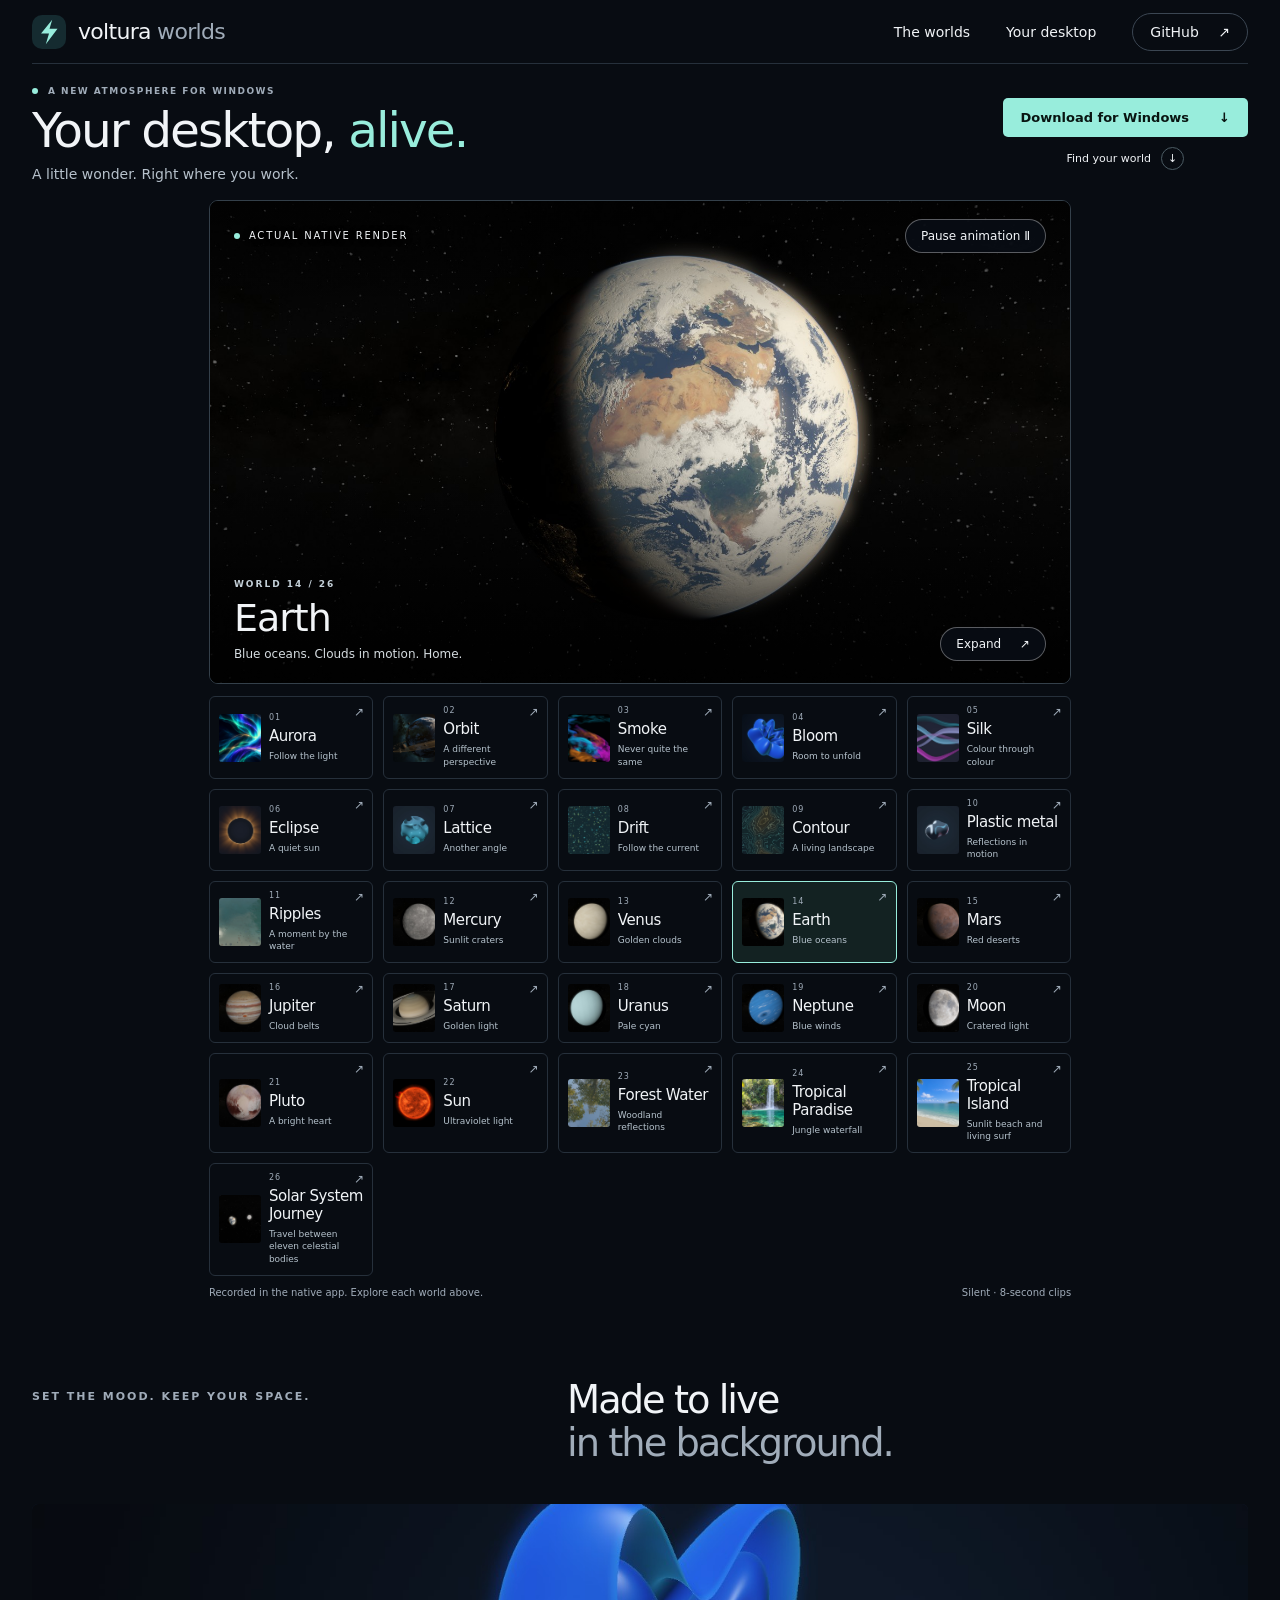
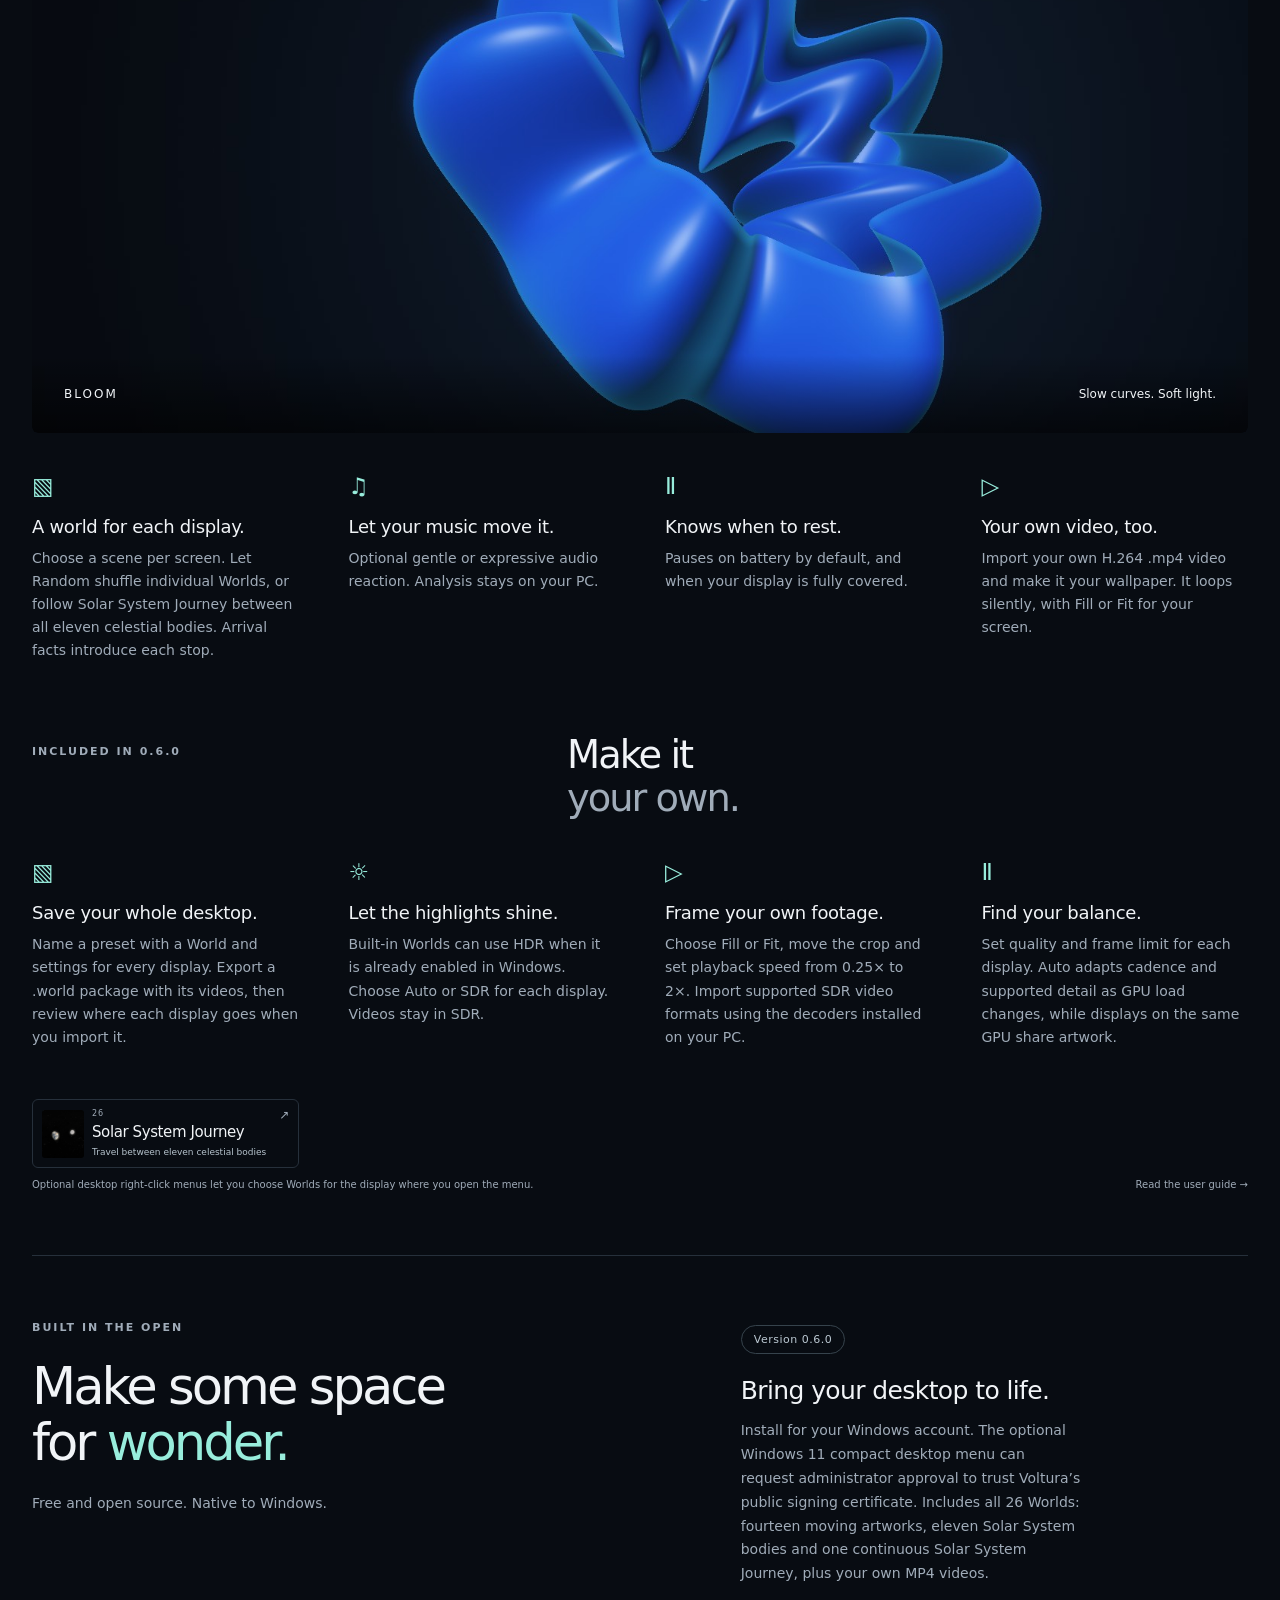
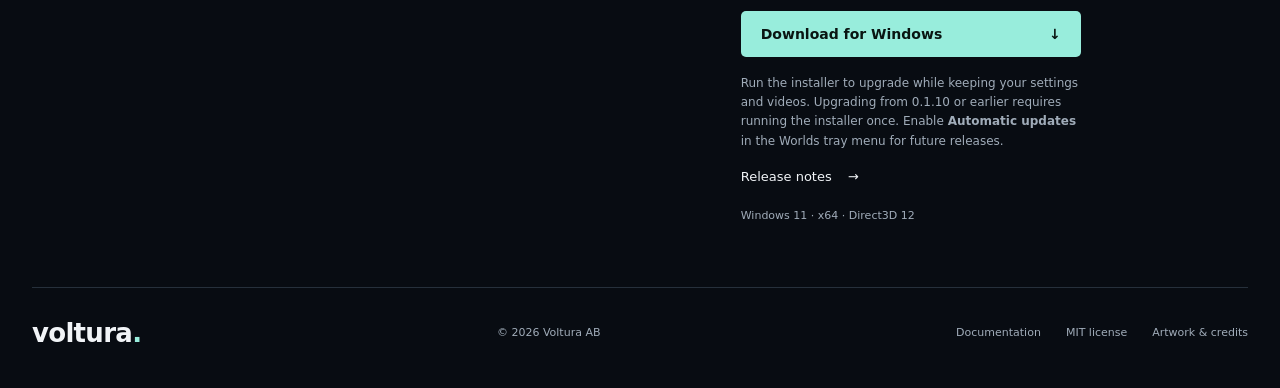
<file: index.html>
<!doctype html>
<html lang="en">
<head>
  <meta charset="utf-8">
  <meta name="viewport" content="width=device-width, initial-scale=1">
  <meta name="theme-color" content="#080c12">
  <meta name="description" content="Explore 26 native animated Worlds for Windows 11. Tour the Solar System, follow flowing light, or find a quiet moment by the water.">
  <meta property="og:title" content="Voltura Worlds — Your desktop, alive.">
  <meta property="og:description" content="26 Worlds. Endless atmosphere. Explore the Solar System, with a continuous journey between the planets, Moon, Pluto and Sun.">
  <meta property="og:type" content="website">
  <meta property="og:site_name" content="Voltura Worlds">
  <meta property="og:url" content="https://worlds.voltura.se/">
  <meta property="og:image" content="https://worlds.voltura.se/assets/social-preview.jpg?v=0.6.0">
  <meta property="og:image:secure_url" content="https://worlds.voltura.se/assets/social-preview.jpg?v=0.6.0">
  <meta property="og:image:type" content="image/jpeg">
  <meta property="og:image:width" content="1200">
  <meta property="og:image:height" content="630">
  <meta property="og:image:alt" content="Native Solar System scenes rendered by Voltura Worlds, with Earth, Saturn, the Sun and eight more Solar System Worlds">
  <meta name="twitter:card" content="summary_large_image">
  <meta name="twitter:title" content="Voltura Worlds — Your desktop, alive.">
  <meta name="twitter:description" content="26 Worlds. Endless atmosphere. A continuous Solar System Journey, moving artwork and your own MP4 videos for Windows 11.">
  <meta name="twitter:image" content="https://worlds.voltura.se/assets/social-preview.jpg?v=0.6.0">
  <meta name="twitter:image:alt" content="Native Solar System scenes rendered by Voltura Worlds, with Earth, Saturn, the Sun and eight more Solar System Worlds">
  <link rel="canonical" href="https://worlds.voltura.se/">
  <link rel="icon" type="image/svg+xml" href="assets/icon.svg">
  <link rel="stylesheet" href="styles.css?v=0.1.10">
  <title>Voltura Worlds — Your desktop, alive.</title>
</head>
<body>
  <a class="skip" href="#main">Skip to content</a>
  <header class="navigation wrap">
    <a class="brand" href="./" aria-label="Voltura Worlds home"><img src="assets/icon.svg" width="34" height="34" alt=""><span>voltura <strong>worlds</strong></span></a>
    <nav aria-label="Main navigation"><a href="#worlds">The worlds</a><a href="#your-desktop">Your desktop</a><a class="nav-source" href="https://github.com/voltura/voltura-worlds">GitHub <span aria-hidden="true">↗</span></a></nav>
  </header>
  <main id="main">
    <section class="hero wrap" aria-labelledby="hero-title">
      <div class="hero-intro"><p class="eyebrow"><span class="dot"></span> A new atmosphere for Windows</p><h1 id="hero-title">Your desktop, <em>alive.</em></h1><p class="lead">A little wonder. Right where you work.</p><div class="hero-actions"><a class="button" href="https://github.com/voltura/voltura-worlds/releases/download/v0.6.0/VolturaWorlds-Setup-0.6.0-win-x64.exe">Download for Windows <span aria-hidden="true">↓</span></a><a class="round-link" href="#worlds">Find your world <span aria-hidden="true">↓</span></a></div></div>
      <div class="hero-aside"><span class="small-label">Made for your desktop</span><p>Light that flows.<br>Planets that turn.<br>A moment to get lost in.</p><span class="version-tag">Windows 11 · x64</span></div>
    </section>
    <section class="showcase wrap" id="worlds" aria-label="Explore the 26 worlds">
      <div class="cinema" data-scene="earth">
        <video id="world-video" muted loop playsinline preload="metadata" poster="assets/earth.jpg?v=0.1.10" aria-label="Earth: native animated globe" width="1600" height="900"><source src="assets/earth.mp4?v=0.1.10" type="video/mp4"></video>
        <div class="cinema-top"><span class="footage-label"><span class="dot"></span> Actual native render</span><button id="play-toggle" type="button" aria-label="Play animation">Play animation <span aria-hidden="true">▷</span></button></div>
        <div class="cinema-bottom"><div aria-live="polite"><p class="small-label" id="scene-number">WORLD 14 / 26</p><h2 id="scene-title">Earth</h2><p id="scene-description">Blue oceans. Clouds in motion. Home.</p></div><button id="fullscreen" type="button" aria-label="View animation fullscreen">Expand <span aria-hidden="true">↗</span></button></div>
      </div>
      <div class="scene-picker" role="group" aria-label="Choose a world">
        <button type="button" class="scene" data-world="aurora" aria-pressed="false"><img src="assets/aurora.jpg?v=0.1.10" alt="" width="160" height="90"><span><span class="scene-index">01</span><strong>Aurora</strong><small>Follow the light</small></span><span class="scene-arrow" aria-hidden="true">↗</span></button>
        <button type="button" class="scene" data-world="orbit" aria-pressed="false"><img src="assets/orbit.jpg?v=0.1.10" alt="" width="160" height="90" loading="lazy"><span><span class="scene-index">02</span><strong>Orbit</strong><small>A different perspective</small></span><span class="scene-arrow" aria-hidden="true">↗</span></button>
        <button type="button" class="scene" data-world="smoke" aria-pressed="false"><img src="assets/smoke.jpg?v=0.1.10" alt="" width="160" height="90" loading="lazy"><span><span class="scene-index">03</span><strong>Smoke</strong><small>Never quite the same</small></span><span class="scene-arrow" aria-hidden="true">↗</span></button>
        <button type="button" class="scene" data-world="bloom" aria-pressed="false"><img src="assets/bloom.jpg?v=0.1.10" alt="" width="160" height="90" loading="lazy"><span><span class="scene-index">04</span><strong>Bloom</strong><small>Room to unfold</small></span><span class="scene-arrow" aria-hidden="true">↗</span></button>
        <button type="button" class="scene" data-world="silk" aria-pressed="false"><img src="assets/silk.jpg?v=0.1.10" alt="" width="160" height="90" loading="lazy"><span><span class="scene-index">05</span><strong>Silk</strong><small>Colour through colour</small></span><span class="scene-arrow" aria-hidden="true">↗</span></button>
        <button type="button" class="scene" data-world="eclipse" aria-pressed="false"><img src="assets/eclipse.jpg?v=0.1.10" alt="" width="160" height="90" loading="lazy"><span><span class="scene-index">06</span><strong>Eclipse</strong><small>A quiet sun</small></span><span class="scene-arrow" aria-hidden="true">↗</span></button>
        <button type="button" class="scene" data-world="lattice" aria-pressed="false"><img src="assets/lattice.jpg?v=0.1.10" alt="" width="160" height="90" loading="lazy"><span><span class="scene-index">07</span><strong>Lattice</strong><small>Another angle</small></span><span class="scene-arrow" aria-hidden="true">↗</span></button>
        <button type="button" class="scene" data-world="drift" aria-pressed="false"><img src="assets/drift.jpg?v=0.1.10" alt="" width="160" height="90" loading="lazy"><span><span class="scene-index">08</span><strong>Drift</strong><small>Follow the current</small></span><span class="scene-arrow" aria-hidden="true">↗</span></button>
        <button type="button" class="scene" data-world="contour" aria-pressed="false"><img src="assets/contour.jpg?v=0.1.10" alt="" width="160" height="90" loading="lazy"><span><span class="scene-index">09</span><strong>Contour</strong><small>A living landscape</small></span><span class="scene-arrow" aria-hidden="true">↗</span></button>
        <button type="button" class="scene" data-world="plastic_metal" aria-pressed="false"><img src="assets/plastic_metal.jpg?v=0.1.10" alt="" width="160" height="90" loading="lazy"><span><span class="scene-index">10</span><strong>Plastic metal</strong><small>Reflections in motion</small></span><span class="scene-arrow" aria-hidden="true">↗</span></button>
        <button type="button" class="scene" data-world="ripples" aria-pressed="false"><img src="assets/ripples.jpg?v=0.1.10" alt="" width="160" height="90" loading="lazy"><span><span class="scene-index">11</span><strong>Ripples</strong><small>A moment by the water</small></span><span class="scene-arrow" aria-hidden="true">&#8599;</span></button>
        <button type="button" class="scene" data-world="mercury" aria-pressed="false"><img src="assets/mercury.jpg?v=0.1.10" alt="" width="160" height="90" loading="lazy"><span><span class="scene-index">12</span><strong>Mercury</strong><small>Sunlit craters</small></span><span class="scene-arrow" aria-hidden="true">↗</span></button>
        <button type="button" class="scene" data-world="venus" aria-pressed="false"><img src="assets/venus.jpg?v=0.1.10" alt="" width="160" height="90" loading="lazy"><span><span class="scene-index">13</span><strong>Venus</strong><small>Golden clouds</small></span><span class="scene-arrow" aria-hidden="true">↗</span></button>
        <button type="button" class="scene active" data-world="earth" aria-pressed="true"><img src="assets/earth.jpg?v=0.1.10" alt="" width="160" height="90" loading="lazy"><span><span class="scene-index">14</span><strong>Earth</strong><small>Blue oceans</small></span><span class="scene-arrow" aria-hidden="true">↗</span></button>
        <button type="button" class="scene" data-world="mars" aria-pressed="false"><img src="assets/mars.jpg?v=0.1.10" alt="" width="160" height="90" loading="lazy"><span><span class="scene-index">15</span><strong>Mars</strong><small>Red deserts</small></span><span class="scene-arrow" aria-hidden="true">↗</span></button>
        <button type="button" class="scene" data-world="jupiter" aria-pressed="false"><img src="assets/jupiter.jpg?v=0.1.10" alt="" width="160" height="90" loading="lazy"><span><span class="scene-index">16</span><strong>Jupiter</strong><small>Cloud belts</small></span><span class="scene-arrow" aria-hidden="true">↗</span></button>
        <button type="button" class="scene" data-world="saturn" aria-pressed="false"><img src="assets/saturn.jpg?v=0.1.10" alt="" width="160" height="90" loading="lazy"><span><span class="scene-index">17</span><strong>Saturn</strong><small>Golden light</small></span><span class="scene-arrow" aria-hidden="true">↗</span></button>
        <button type="button" class="scene" data-world="uranus" aria-pressed="false"><img src="assets/uranus.jpg?v=0.1.10" alt="" width="160" height="90" loading="lazy"><span><span class="scene-index">18</span><strong>Uranus</strong><small>Pale cyan</small></span><span class="scene-arrow" aria-hidden="true">↗</span></button>
        <button type="button" class="scene" data-world="neptune" aria-pressed="false"><img src="assets/neptune.jpg?v=0.1.10" alt="" width="160" height="90" loading="lazy"><span><span class="scene-index">19</span><strong>Neptune</strong><small>Blue winds</small></span><span class="scene-arrow" aria-hidden="true">↗</span></button>
        <button type="button" class="scene" data-world="moon" aria-pressed="false"><img src="assets/moon.jpg?v=0.1.10" alt="" width="160" height="90" loading="lazy"><span><span class="scene-index">20</span><strong>Moon</strong><small>Cratered light</small></span><span class="scene-arrow" aria-hidden="true">↗</span></button>
        <button type="button" class="scene" data-world="pluto" aria-pressed="false"><img src="assets/pluto.jpg?v=0.1.10" alt="" width="160" height="90" loading="lazy"><span><span class="scene-index">21</span><strong>Pluto</strong><small>A bright heart</small></span><span class="scene-arrow" aria-hidden="true">↗</span></button>
        <button type="button" class="scene" data-world="sun" aria-pressed="false"><img src="assets/sun.jpg?v=0.1.10" alt="" width="160" height="90" loading="lazy"><span><span class="scene-index">22</span><strong>Sun</strong><small>Ultraviolet light</small></span><span class="scene-arrow" aria-hidden="true">↗</span></button>
        <button type="button" class="scene" data-world="forest_water" aria-pressed="false"><img src="assets/forest_water.jpg?v=0.5.0" alt="" width="160" height="90" loading="lazy"><span><span class="scene-index">23</span><strong>Forest Water</strong><small>Woodland reflections</small></span><span class="scene-arrow" aria-hidden="true">↗</span></button>
        <button type="button" class="scene" data-world="tropical_paradise" aria-pressed="false"><img src="assets/tropical_paradise.jpg?v=0.5.0" alt="" width="160" height="90" loading="lazy"><span><span class="scene-index">24</span><strong>Tropical Paradise</strong><small>Jungle waterfall</small></span><span class="scene-arrow" aria-hidden="true">↗</span></button>
        <button type="button" class="scene" data-world="tropical_island" aria-pressed="false"><img src="assets/tropical_island.jpg?v=0.5.0" alt="" width="160" height="90" loading="lazy"><span><span class="scene-index">25</span><strong>Tropical Island</strong><small>Sunlit beach and living surf</small></span><span class="scene-arrow" aria-hidden="true">↗</span></button>
        <button type="button" class="scene" data-world="solar_system_journey" aria-pressed="false"><img src="assets/solar_system_journey.jpg?v=0.6.0" alt="" width="160" height="90" loading="lazy"><span><span class="scene-index">26</span><strong>Solar System Journey</strong><small>Travel between eleven celestial bodies</small></span><span class="scene-arrow" aria-hidden="true">↗</span></button>
      </div>
      <p class="capture-note">Recorded in the native app. Explore each world above. <span>Silent · 8-second clips</span></p>
      <noscript><p>JavaScript enables the scene switcher. Watch the recordings directly: <a href="assets/aurora.mp4?v=0.1.10">Aurora</a> · <a href="assets/orbit.mp4?v=0.1.10">Orbit</a> · <a href="assets/smoke.mp4?v=0.1.10">Smoke</a> · <a href="assets/bloom.mp4?v=0.1.10">Bloom</a> · <a href="assets/silk.mp4?v=0.1.10">Silk</a> · <a href="assets/eclipse.mp4?v=0.1.10">Eclipse</a> · <a href="assets/lattice.mp4?v=0.1.10">Lattice</a> · <a href="assets/drift.mp4?v=0.1.10">Drift</a> · <a href="assets/contour.mp4?v=0.1.10">Contour</a> · <a href="assets/plastic_metal.mp4?v=0.1.10">Plastic metal</a> · <a href="assets/ripples.mp4?v=0.1.10">Ripples</a> · <a href="assets/mercury.mp4?v=0.1.10">Mercury</a> · <a href="assets/venus.mp4?v=0.1.10">Venus</a> · <a href="assets/earth.mp4?v=0.1.10">Earth</a> · <a href="assets/mars.mp4?v=0.1.10">Mars</a> · <a href="assets/jupiter.mp4?v=0.1.10">Jupiter</a> · <a href="assets/saturn.mp4?v=0.1.10">Saturn</a> · <a href="assets/uranus.mp4?v=0.1.10">Uranus</a> · <a href="assets/neptune.mp4?v=0.1.10">Neptune</a> · <a href="assets/moon.mp4?v=0.1.10">Moon</a> · <a href="assets/pluto.mp4?v=0.1.10">Pluto</a> · <a href="assets/sun.mp4?v=0.1.10">Sun</a> · <a href="assets/forest_water.mp4?v=0.5.0">Forest Water</a> · <a href="assets/tropical_paradise.mp4?v=0.5.0">Tropical Paradise</a> · <a href="assets/tropical_island.mp4?v=0.5.0">Tropical Island</a> · <a href="assets/solar_system_journey.mp4?v=0.6.0">Solar System Journey</a>.</p></noscript>
    </section>
    <section class="desktop-section wrap" id="your-desktop" aria-labelledby="desktop-title">
      <div class="section-heading"><p class="eyebrow">Set the mood. Keep your space.</p><h2 id="desktop-title">Made to live<br><span>in the background.</span></h2></div>
      <div class="desktop-visual"><img src="assets/bloom.jpg?v=0.1.10" width="1600" height="900" alt="Bloom's sculpted blue folds, captured from the native renderer" loading="lazy"><div class="visual-caption"><span>Bloom</span><span>Slow curves. Soft light.</span></div></div>
      <div class="details"><article><span class="detail-symbol" aria-hidden="true">▧</span><h3>A world for each display.</h3><p>Choose a scene per screen. Let Random shuffle individual Worlds, or follow Solar System Journey between all eleven celestial bodies. Arrival facts introduce each stop.</p></article><article><span class="detail-symbol" aria-hidden="true">♫</span><h3>Let your music move it.</h3><p>Optional gentle or expressive audio reaction. Analysis stays on your PC.</p></article><article><span class="detail-symbol" aria-hidden="true">Ⅱ</span><h3>Knows when to rest.</h3><p>Pauses on battery by default, and when your display is fully covered.</p></article><article><span class="detail-symbol" aria-hidden="true">▷</span><h3>Your own video, too.</h3><p>Import your own H.264 .mp4 video and make it your wallpaper. It loops silently, with Fill or Fit for your screen.</p></article></div>
    </section>
    <section class="desktop-section wrap" id="controls" aria-labelledby="controls-title">
      <div class="section-heading"><p class="eyebrow">Included in 0.6.0</p><h2 id="controls-title">Make it<br><span>your own.</span></h2></div>
      <div class="details">
        <article><span class="detail-symbol" aria-hidden="true">▧</span><h3>Save your whole desktop.</h3><p>Name a preset with a World and settings for every display. Export a .world package with its videos, then review where each display goes when you import it.</p></article>
        <article><span class="detail-symbol" aria-hidden="true">☼</span><h3>Let the highlights shine.</h3><p>Built-in Worlds can use HDR when it is already enabled in Windows. Choose Auto or SDR for each display. Videos stay in SDR.</p></article>
        <article><span class="detail-symbol" aria-hidden="true">▷</span><h3>Frame your own footage.</h3><p>Choose Fill or Fit, move the crop and set playback speed from 0.25× to 2×. Import supported SDR video formats using the decoders installed on your PC.</p></article>
        <article><span class="detail-symbol" aria-hidden="true">Ⅱ</span><h3>Find your balance.</h3><p>Set quality and frame limit for each display. Auto adapts cadence and supported detail as GPU load changes, while displays on the same GPU share artwork.</p></article>
        <button type="button" class="scene" data-world="solar_system_journey" aria-pressed="false"><img src="assets/solar_system_journey.jpg?v=0.6.0" alt="" width="160" height="90" loading="lazy"><span><span class="scene-index">26</span><strong>Solar System Journey</strong><small>Travel between eleven celestial bodies</small></span><span class="scene-arrow" aria-hidden="true">↗</span></button>
      </div>
      <p class="capture-note">Optional desktop right-click menus let you choose Worlds for the display where you open the menu. <a href="https://github.com/voltura/voltura-worlds/blob/main/docs/USING.md">Read the user guide →</a></p>
    </section>
    <section id="download" class="closing wrap" aria-labelledby="try-title"><div><p class="eyebrow">Built in the open</p><h2 id="try-title">Make some space<br>for <em>wonder.</em></h2><p>Free and open source. Native to Windows.</p></div><div class="get-worlds"><span class="version-tag">Version 0.6.0</span><h3>Bring your desktop to life.</h3><p>Install for your Windows account. The optional Windows 11 compact desktop menu can request administrator approval to trust Voltura’s public signing certificate. Includes all 26 Worlds: fourteen moving artworks, eleven Solar System bodies and one continuous Solar System Journey, plus your own MP4 videos.</p><a class="button" href="https://github.com/voltura/voltura-worlds/releases/download/v0.6.0/VolturaWorlds-Setup-0.6.0-win-x64.exe">Download for Windows <span aria-hidden="true">↓</span></a><p class="update-note">Run the installer to upgrade while keeping your settings and videos. Upgrading from 0.1.10 or earlier requires running the installer once. Enable <strong>Automatic updates</strong> in the Worlds tray menu for future releases.</p><a class="release-link" href="https://github.com/voltura/voltura-worlds/releases">Release notes <span aria-hidden="true">→</span></a><span class="requirements">Windows 11 · x64 · Direct3D 12</span></div></section>
  </main>
  <footer class="wrap"><a class="brand" href="https://voltura.se/">voltura<span class="footer-dot">.</span></a><span>© 2026 Voltura AB</span><div><a href="https://github.com/voltura/voltura-worlds/blob/main/docs/README.md">Documentation</a><a href="https://github.com/voltura/voltura-worlds/blob/main/LICENSE">MIT license</a><a href="https://github.com/voltura/voltura-worlds/blob/main/THIRD-PARTY-NOTICES.md">Artwork &amp; credits</a></div></footer>
  <script src="script.js?v=0.6.0"></script>
</body>
</html>
</file>
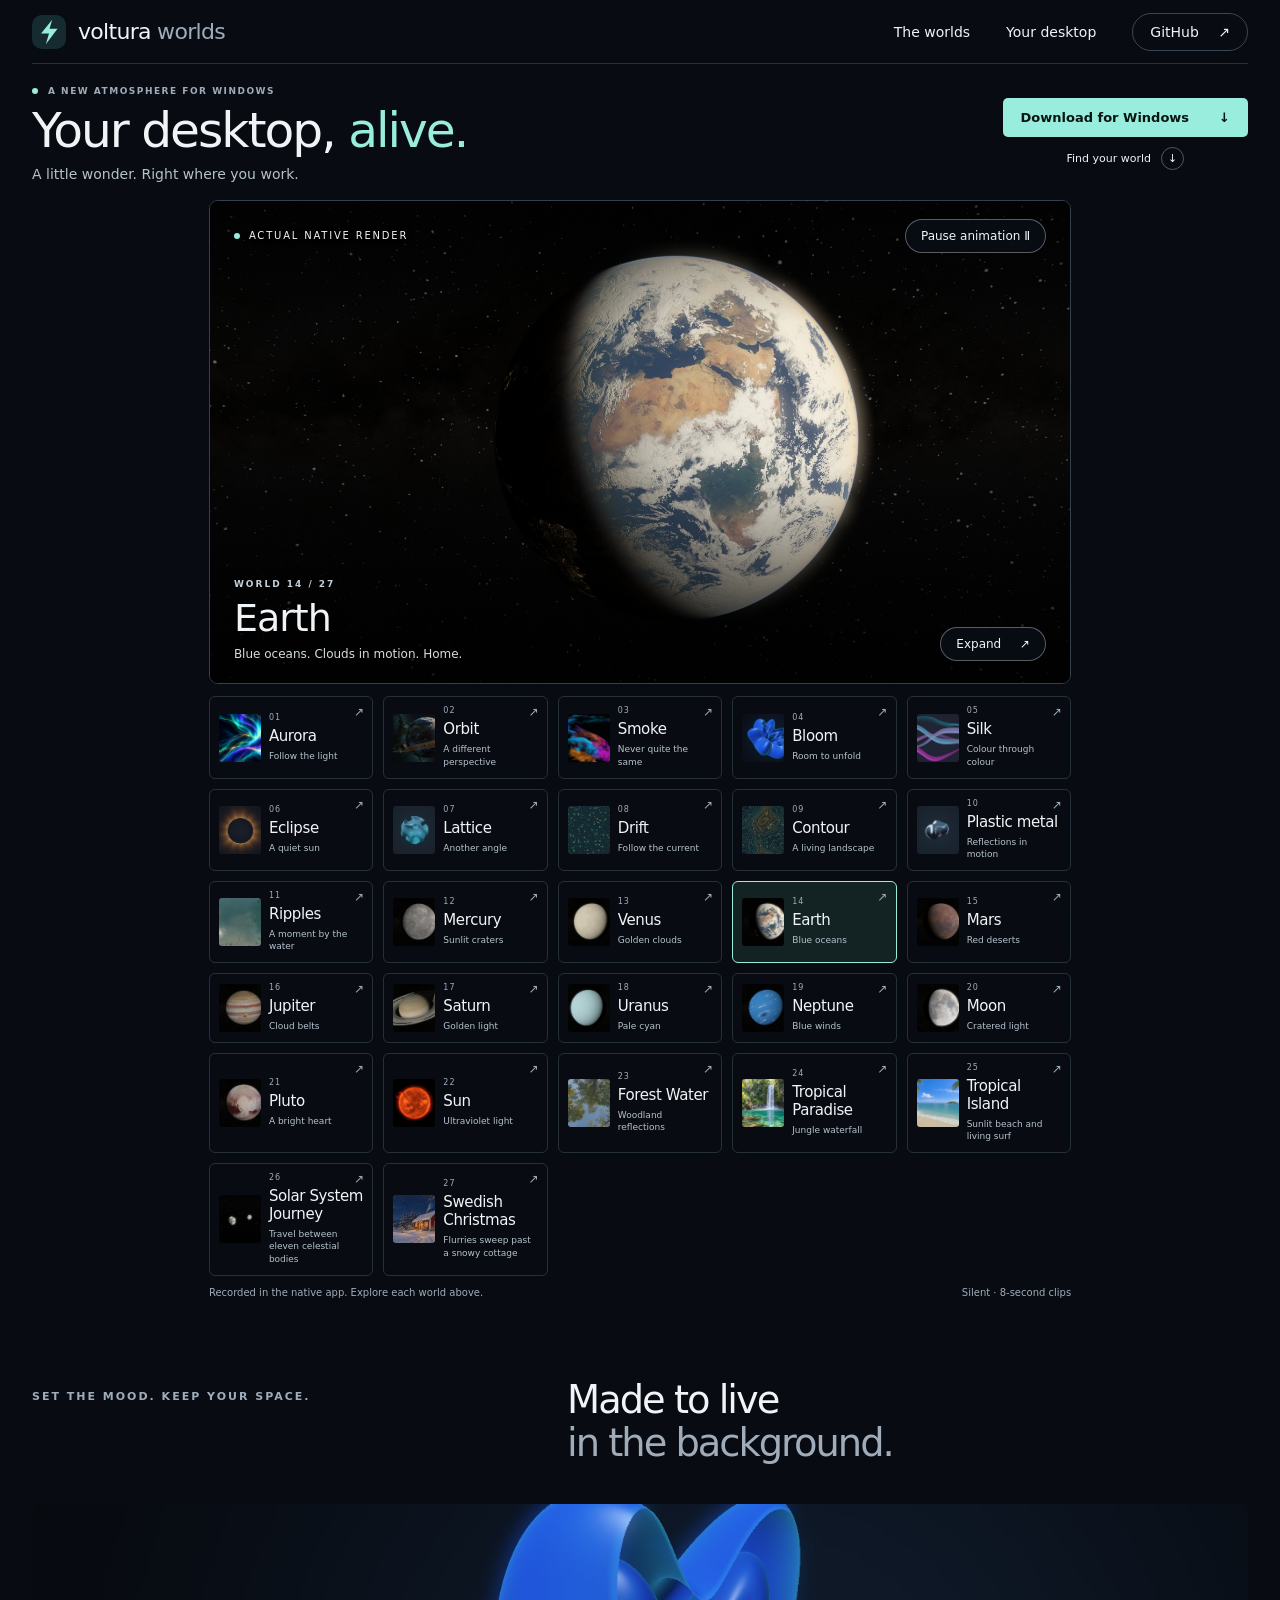
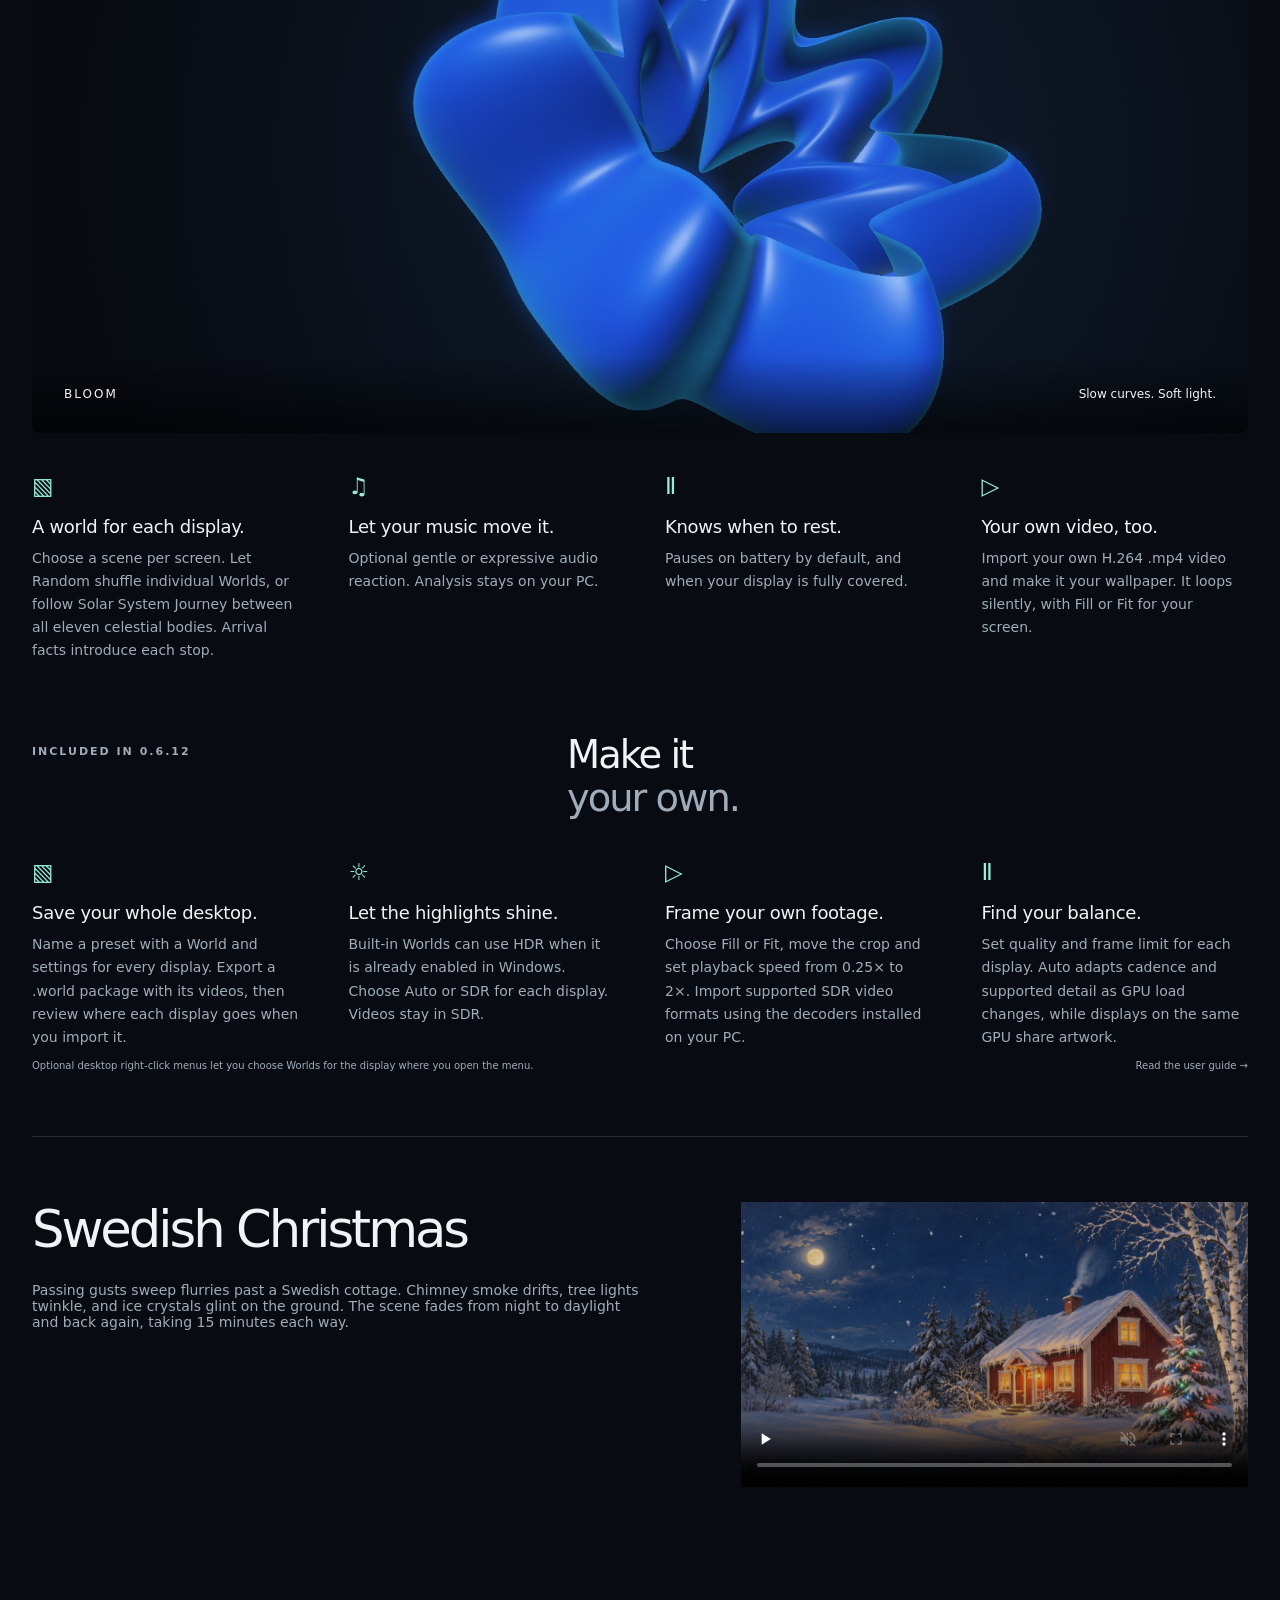
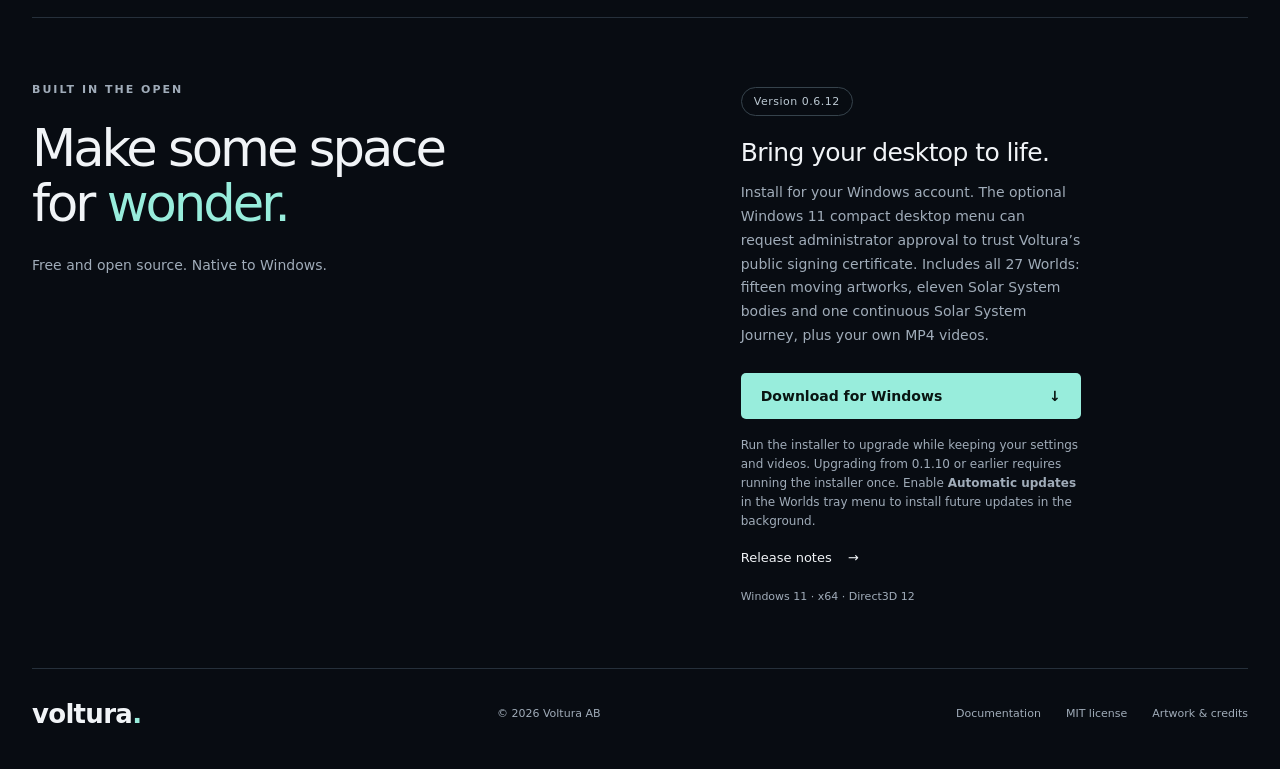
<file: site/index.html>
<!doctype html>
<html lang="en">
<head>
  <meta charset="utf-8">
  <meta name="viewport" content="width=device-width, initial-scale=1">
  <meta name="theme-color" content="#080c12">
  <meta name="description" content="Explore 27 native animated Worlds for Windows 11. Tour the Solar System, follow flowing light, or find a quiet moment by the water.">
  <meta property="og:title" content="Voltura Worlds — Your desktop, alive.">
  <meta property="og:description" content="27 Worlds. Endless atmosphere. Explore the Solar System, with a continuous journey between the planets, Moon, Pluto and Sun.">
  <meta property="og:type" content="website">
  <meta property="og:site_name" content="Voltura Worlds">
  <meta property="og:url" content="https://worlds.voltura.se/">
  <meta property="og:image" content="https://worlds.voltura.se/assets/social-preview.jpg?v=0.6.0">
  <meta property="og:image:secure_url" content="https://worlds.voltura.se/assets/social-preview.jpg?v=0.6.0">
  <meta property="og:image:type" content="image/jpeg">
  <meta property="og:image:width" content="1200">
  <meta property="og:image:height" content="630">
  <meta property="og:image:alt" content="Native Solar System scenes rendered by Voltura Worlds, with Earth, Saturn, the Sun and eight more Solar System Worlds">
  <meta name="twitter:card" content="summary_large_image">
  <meta name="twitter:title" content="Voltura Worlds — Your desktop, alive.">
  <meta name="twitter:description" content="27 Worlds. Endless atmosphere. A continuous Solar System Journey, moving artwork and your own MP4 videos for Windows 11.">
  <meta name="twitter:image" content="https://worlds.voltura.se/assets/social-preview.jpg?v=0.6.0">
  <meta name="twitter:image:alt" content="Native Solar System scenes rendered by Voltura Worlds, with Earth, Saturn, the Sun and eight more Solar System Worlds">
  <link rel="canonical" href="https://worlds.voltura.se/">
  <link rel="icon" type="image/svg+xml" href="assets/icon.svg">
  <link rel="stylesheet" href="styles.css?v=0.1.10">
  <title>Voltura Worlds — Your desktop, alive.</title>
</head>
<body>
  <a class="skip" href="#main">Skip to content</a>
  <header class="navigation wrap">
    <a class="brand" href="./" aria-label="Voltura Worlds home"><img src="assets/icon.svg" width="34" height="34" alt=""><span>voltura <strong>worlds</strong></span></a>
    <nav aria-label="Main navigation"><a href="#worlds">The worlds</a><a href="#your-desktop">Your desktop</a><a class="nav-source" href="https://github.com/voltura/voltura-worlds">GitHub <span aria-hidden="true">↗</span></a></nav>
  </header>
  <main id="main">
    <section class="hero wrap" aria-labelledby="hero-title">
      <div class="hero-intro"><p class="eyebrow"><span class="dot"></span> A new atmosphere for Windows</p><h1 id="hero-title">Your desktop, <em>alive.</em></h1><p class="lead">A little wonder. Right where you work.</p><div class="hero-actions"><a class="button" href="https://github.com/voltura/voltura-worlds/releases/download/v0.6.12/VolturaWorlds-Setup-0.6.12-win-x64.exe">Download for Windows <span aria-hidden="true">↓</span></a><a class="round-link" href="#worlds">Find your world <span aria-hidden="true">↓</span></a></div></div>
      <div class="hero-aside"><span class="small-label">Made for your desktop</span><p>Light that flows.<br>Planets that turn.<br>A moment to get lost in.</p><span class="version-tag">Windows 11 · x64</span></div>
    </section>
    <section class="showcase wrap" id="worlds" aria-label="Explore the 27 worlds">
      <div class="cinema" data-scene="earth">
        <video id="world-video" muted loop playsinline preload="metadata" poster="assets/earth.jpg?v=0.1.10" aria-label="Earth: native animated globe" width="1600" height="900"><source src="assets/earth.mp4?v=0.1.10" type="video/mp4"></video>
        <div class="cinema-top"><span class="footage-label"><span class="dot"></span> Actual native render</span><button id="play-toggle" type="button" aria-label="Play animation">Play animation <span aria-hidden="true">▷</span></button></div>
        <div class="cinema-bottom"><div aria-live="polite"><p class="small-label" id="scene-number">WORLD 14 / 27</p><h2 id="scene-title">Earth</h2><p id="scene-description">Blue oceans. Clouds in motion. Home.</p></div><button id="fullscreen" type="button" aria-label="View animation fullscreen">Expand <span aria-hidden="true">↗</span></button></div>
      </div>
      <div class="scene-picker" role="group" aria-label="Choose a world">
        <button type="button" class="scene" data-world="aurora" aria-pressed="false"><img src="assets/aurora.jpg?v=0.1.10" alt="" width="160" height="90"><span><span class="scene-index">01</span><strong>Aurora</strong><small>Follow the light</small></span><span class="scene-arrow" aria-hidden="true">↗</span></button>
        <button type="button" class="scene" data-world="orbit" aria-pressed="false"><img src="assets/orbit.jpg?v=0.1.10" alt="" width="160" height="90" loading="lazy"><span><span class="scene-index">02</span><strong>Orbit</strong><small>A different perspective</small></span><span class="scene-arrow" aria-hidden="true">↗</span></button>
        <button type="button" class="scene" data-world="smoke" aria-pressed="false"><img src="assets/smoke.jpg?v=0.1.10" alt="" width="160" height="90" loading="lazy"><span><span class="scene-index">03</span><strong>Smoke</strong><small>Never quite the same</small></span><span class="scene-arrow" aria-hidden="true">↗</span></button>
        <button type="button" class="scene" data-world="bloom" aria-pressed="false"><img src="assets/bloom.jpg?v=0.1.10" alt="" width="160" height="90" loading="lazy"><span><span class="scene-index">04</span><strong>Bloom</strong><small>Room to unfold</small></span><span class="scene-arrow" aria-hidden="true">↗</span></button>
        <button type="button" class="scene" data-world="silk" aria-pressed="false"><img src="assets/silk.jpg?v=0.1.10" alt="" width="160" height="90" loading="lazy"><span><span class="scene-index">05</span><strong>Silk</strong><small>Colour through colour</small></span><span class="scene-arrow" aria-hidden="true">↗</span></button>
        <button type="button" class="scene" data-world="eclipse" aria-pressed="false"><img src="assets/eclipse.jpg?v=0.1.10" alt="" width="160" height="90" loading="lazy"><span><span class="scene-index">06</span><strong>Eclipse</strong><small>A quiet sun</small></span><span class="scene-arrow" aria-hidden="true">↗</span></button>
        <button type="button" class="scene" data-world="lattice" aria-pressed="false"><img src="assets/lattice.jpg?v=0.1.10" alt="" width="160" height="90" loading="lazy"><span><span class="scene-index">07</span><strong>Lattice</strong><small>Another angle</small></span><span class="scene-arrow" aria-hidden="true">↗</span></button>
        <button type="button" class="scene" data-world="drift" aria-pressed="false"><img src="assets/drift.jpg?v=0.1.10" alt="" width="160" height="90" loading="lazy"><span><span class="scene-index">08</span><strong>Drift</strong><small>Follow the current</small></span><span class="scene-arrow" aria-hidden="true">↗</span></button>
        <button type="button" class="scene" data-world="contour" aria-pressed="false"><img src="assets/contour.jpg?v=0.1.10" alt="" width="160" height="90" loading="lazy"><span><span class="scene-index">09</span><strong>Contour</strong><small>A living landscape</small></span><span class="scene-arrow" aria-hidden="true">↗</span></button>
        <button type="button" class="scene" data-world="plastic_metal" aria-pressed="false"><img src="assets/plastic_metal.jpg?v=0.1.10" alt="" width="160" height="90" loading="lazy"><span><span class="scene-index">10</span><strong>Plastic metal</strong><small>Reflections in motion</small></span><span class="scene-arrow" aria-hidden="true">↗</span></button>
        <button type="button" class="scene" data-world="ripples" aria-pressed="false"><img src="assets/ripples.jpg?v=0.1.10" alt="" width="160" height="90" loading="lazy"><span><span class="scene-index">11</span><strong>Ripples</strong><small>A moment by the water</small></span><span class="scene-arrow" aria-hidden="true">&#8599;</span></button>
        <button type="button" class="scene" data-world="mercury" aria-pressed="false"><img src="assets/mercury.jpg?v=0.1.10" alt="" width="160" height="90" loading="lazy"><span><span class="scene-index">12</span><strong>Mercury</strong><small>Sunlit craters</small></span><span class="scene-arrow" aria-hidden="true">↗</span></button>
        <button type="button" class="scene" data-world="venus" aria-pressed="false"><img src="assets/venus.jpg?v=0.1.10" alt="" width="160" height="90" loading="lazy"><span><span class="scene-index">13</span><strong>Venus</strong><small>Golden clouds</small></span><span class="scene-arrow" aria-hidden="true">↗</span></button>
        <button type="button" class="scene active" data-world="earth" aria-pressed="true"><img src="assets/earth.jpg?v=0.1.10" alt="" width="160" height="90" loading="lazy"><span><span class="scene-index">14</span><strong>Earth</strong><small>Blue oceans</small></span><span class="scene-arrow" aria-hidden="true">↗</span></button>
        <button type="button" class="scene" data-world="mars" aria-pressed="false"><img src="assets/mars.jpg?v=0.1.10" alt="" width="160" height="90" loading="lazy"><span><span class="scene-index">15</span><strong>Mars</strong><small>Red deserts</small></span><span class="scene-arrow" aria-hidden="true">↗</span></button>
        <button type="button" class="scene" data-world="jupiter" aria-pressed="false"><img src="assets/jupiter.jpg?v=0.1.10" alt="" width="160" height="90" loading="lazy"><span><span class="scene-index">16</span><strong>Jupiter</strong><small>Cloud belts</small></span><span class="scene-arrow" aria-hidden="true">↗</span></button>
        <button type="button" class="scene" data-world="saturn" aria-pressed="false"><img src="assets/saturn.jpg?v=0.1.10" alt="" width="160" height="90" loading="lazy"><span><span class="scene-index">17</span><strong>Saturn</strong><small>Golden light</small></span><span class="scene-arrow" aria-hidden="true">↗</span></button>
        <button type="button" class="scene" data-world="uranus" aria-pressed="false"><img src="assets/uranus.jpg?v=0.1.10" alt="" width="160" height="90" loading="lazy"><span><span class="scene-index">18</span><strong>Uranus</strong><small>Pale cyan</small></span><span class="scene-arrow" aria-hidden="true">↗</span></button>
        <button type="button" class="scene" data-world="neptune" aria-pressed="false"><img src="assets/neptune.jpg?v=0.1.10" alt="" width="160" height="90" loading="lazy"><span><span class="scene-index">19</span><strong>Neptune</strong><small>Blue winds</small></span><span class="scene-arrow" aria-hidden="true">↗</span></button>
        <button type="button" class="scene" data-world="moon" aria-pressed="false"><img src="assets/moon.jpg?v=0.1.10" alt="" width="160" height="90" loading="lazy"><span><span class="scene-index">20</span><strong>Moon</strong><small>Cratered light</small></span><span class="scene-arrow" aria-hidden="true">↗</span></button>
        <button type="button" class="scene" data-world="pluto" aria-pressed="false"><img src="assets/pluto.jpg?v=0.1.10" alt="" width="160" height="90" loading="lazy"><span><span class="scene-index">21</span><strong>Pluto</strong><small>A bright heart</small></span><span class="scene-arrow" aria-hidden="true">↗</span></button>
        <button type="button" class="scene" data-world="sun" aria-pressed="false"><img src="assets/sun.jpg?v=0.1.10" alt="" width="160" height="90" loading="lazy"><span><span class="scene-index">22</span><strong>Sun</strong><small>Ultraviolet light</small></span><span class="scene-arrow" aria-hidden="true">↗</span></button>
        <button type="button" class="scene" data-world="forest_water" aria-pressed="false"><img src="assets/forest_water.jpg?v=0.5.0" alt="" width="160" height="90" loading="lazy"><span><span class="scene-index">23</span><strong>Forest Water</strong><small>Woodland reflections</small></span><span class="scene-arrow" aria-hidden="true">↗</span></button>
        <button type="button" class="scene" data-world="tropical_paradise" aria-pressed="false"><img src="assets/tropical_paradise.jpg?v=0.5.0" alt="" width="160" height="90" loading="lazy"><span><span class="scene-index">24</span><strong>Tropical Paradise</strong><small>Jungle waterfall</small></span><span class="scene-arrow" aria-hidden="true">↗</span></button>
        <button type="button" class="scene" data-world="tropical_island" aria-pressed="false"><img src="assets/tropical_island.jpg?v=0.5.0" alt="" width="160" height="90" loading="lazy"><span><span class="scene-index">25</span><strong>Tropical Island</strong><small>Sunlit beach and living surf</small></span><span class="scene-arrow" aria-hidden="true">↗</span></button>
        <button type="button" class="scene" data-world="solar_system_journey" aria-pressed="false"><img src="assets/solar_system_journey.jpg?v=0.6.5" alt="" width="160" height="90" loading="lazy"><span><span class="scene-index">26</span><strong>Solar System Journey</strong><small>Travel between eleven celestial bodies</small></span><span class="scene-arrow" aria-hidden="true">↗</span></button>
        <button type="button" class="scene" data-world="swedish_christmas" aria-pressed="false"><img src="assets/swedish_christmas.jpg?v=0.6.10" alt="" width="160" height="90" loading="lazy"><span><span class="scene-index">27</span><strong>Swedish Christmas</strong><small>Flurries sweep past a snowy cottage</small></span><span class="scene-arrow" aria-hidden="true">↗</span></button>
      </div>
      <p class="capture-note">Recorded in the native app. Explore each world above. <span>Silent · 8-second clips</span></p>
      <noscript><p>JavaScript enables the scene switcher. Watch the recordings directly: <a href="assets/aurora.mp4?v=0.1.10">Aurora</a> · <a href="assets/orbit.mp4?v=0.1.10">Orbit</a> · <a href="assets/smoke.mp4?v=0.1.10">Smoke</a> · <a href="assets/bloom.mp4?v=0.1.10">Bloom</a> · <a href="assets/silk.mp4?v=0.1.10">Silk</a> · <a href="assets/eclipse.mp4?v=0.1.10">Eclipse</a> · <a href="assets/lattice.mp4?v=0.1.10">Lattice</a> · <a href="assets/drift.mp4?v=0.1.10">Drift</a> · <a href="assets/contour.mp4?v=0.1.10">Contour</a> · <a href="assets/plastic_metal.mp4?v=0.1.10">Plastic metal</a> · <a href="assets/ripples.mp4?v=0.1.10">Ripples</a> · <a href="assets/mercury.mp4?v=0.1.10">Mercury</a> · <a href="assets/venus.mp4?v=0.1.10">Venus</a> · <a href="assets/earth.mp4?v=0.1.10">Earth</a> · <a href="assets/mars.mp4?v=0.1.10">Mars</a> · <a href="assets/jupiter.mp4?v=0.1.10">Jupiter</a> · <a href="assets/saturn.mp4?v=0.1.10">Saturn</a> · <a href="assets/uranus.mp4?v=0.1.10">Uranus</a> · <a href="assets/neptune.mp4?v=0.1.10">Neptune</a> · <a href="assets/moon.mp4?v=0.1.10">Moon</a> · <a href="assets/pluto.mp4?v=0.1.10">Pluto</a> · <a href="assets/sun.mp4?v=0.1.10">Sun</a> · <a href="assets/forest_water.mp4?v=0.5.0">Forest Water</a> · <a href="assets/tropical_paradise.mp4?v=0.5.0">Tropical Paradise</a> · <a href="assets/tropical_island.mp4?v=0.5.0">Tropical Island</a> · <a href="assets/solar_system_journey.mp4?v=0.6.5">Solar System Journey</a> · <a href="assets/swedish_christmas.mp4?v=0.6.10">Swedish Christmas</a>.</p></noscript>
    </section>
    <section class="desktop-section wrap" id="your-desktop" aria-labelledby="desktop-title">
      <div class="section-heading"><p class="eyebrow">Set the mood. Keep your space.</p><h2 id="desktop-title">Made to live<br><span>in the background.</span></h2></div>
      <div class="desktop-visual"><img src="assets/bloom.jpg?v=0.1.10" width="1600" height="900" alt="Bloom's sculpted blue folds, captured from the native renderer" loading="lazy"><div class="visual-caption"><span>Bloom</span><span>Slow curves. Soft light.</span></div></div>
      <div class="details"><article><span class="detail-symbol" aria-hidden="true">▧</span><h3>A world for each display.</h3><p>Choose a scene per screen. Let Random shuffle individual Worlds, or follow Solar System Journey between all eleven celestial bodies. Arrival facts introduce each stop.</p></article><article><span class="detail-symbol" aria-hidden="true">♫</span><h3>Let your music move it.</h3><p>Optional gentle or expressive audio reaction. Analysis stays on your PC.</p></article><article><span class="detail-symbol" aria-hidden="true">Ⅱ</span><h3>Knows when to rest.</h3><p>Pauses on battery by default, and when your display is fully covered.</p></article><article><span class="detail-symbol" aria-hidden="true">▷</span><h3>Your own video, too.</h3><p>Import your own H.264 .mp4 video and make it your wallpaper. It loops silently, with Fill or Fit for your screen.</p></article></div>
    </section>
    <section class="desktop-section wrap" id="controls" aria-labelledby="controls-title">
      <div class="section-heading"><p class="eyebrow">Included in 0.6.12</p><h2 id="controls-title">Make it<br><span>your own.</span></h2></div>
      <div class="details">
        <article><span class="detail-symbol" aria-hidden="true">▧</span><h3>Save your whole desktop.</h3><p>Name a preset with a World and settings for every display. Export a .world package with its videos, then review where each display goes when you import it.</p></article>
        <article><span class="detail-symbol" aria-hidden="true">☼</span><h3>Let the highlights shine.</h3><p>Built-in Worlds can use HDR when it is already enabled in Windows. Choose Auto or SDR for each display. Videos stay in SDR.</p></article>
        <article><span class="detail-symbol" aria-hidden="true">▷</span><h3>Frame your own footage.</h3><p>Choose Fill or Fit, move the crop and set playback speed from 0.25× to 2×. Import supported SDR video formats using the decoders installed on your PC.</p></article>
        <article><span class="detail-symbol" aria-hidden="true">Ⅱ</span><h3>Find your balance.</h3><p>Set quality and frame limit for each display. Auto adapts cadence and supported detail as GPU load changes, while displays on the same GPU share artwork.</p></article>
      </div>
      <p class="capture-note">Optional desktop right-click menus let you choose Worlds for the display where you open the menu. <a href="https://github.com/voltura/voltura-worlds/blob/main/docs/USING.md">Read the user guide →</a></p>
    </section>
    <section class="closing wrap christmas-preview" aria-labelledby="christmas-preview">
      <div><h2 id="christmas-preview">Swedish Christmas</h2><p>Passing gusts sweep flurries past a Swedish cottage. Chimney smoke drifts, tree lights twinkle, and ice crystals glint on the ground. The scene fades from night to daylight and back again, taking 15 minutes each way.</p></div>
      <video controls muted playsinline preload="none" poster="assets/swedish_christmas.jpg?v=0.6.10" width="640" height="360" style="display:block;max-width:100%;height:auto">
        <source src="assets/swedish_christmas.mp4?v=0.6.10" type="video/mp4">
        <a href="assets/swedish_christmas.mp4?v=0.6.10">Watch the Swedish Christmas preview</a>
      </video>
    </section>
    <section id="download" class="closing wrap" aria-labelledby="try-title"><div><p class="eyebrow">Built in the open</p><h2 id="try-title">Make some space<br>for <em>wonder.</em></h2><p>Free and open source. Native to Windows.</p></div><div class="get-worlds"><span class="version-tag">Version 0.6.12</span><h3>Bring your desktop to life.</h3><p>Install for your Windows account. The optional Windows 11 compact desktop menu can request administrator approval to trust Voltura’s public signing certificate. Includes all 27 Worlds: fifteen moving artworks, eleven Solar System bodies and one continuous Solar System Journey, plus your own MP4 videos.</p><a class="button" href="https://github.com/voltura/voltura-worlds/releases/download/v0.6.12/VolturaWorlds-Setup-0.6.12-win-x64.exe">Download for Windows <span aria-hidden="true">↓</span></a><p class="update-note">Run the installer to upgrade while keeping your settings and videos. Upgrading from 0.1.10 or earlier requires running the installer once. Enable <strong>Automatic updates</strong> in the Worlds tray menu to install future updates in the background.</p><a class="release-link" href="https://github.com/voltura/voltura-worlds/releases/tag/v0.6.12">Release notes <span aria-hidden="true">→</span></a><span class="requirements">Windows 11 · x64 · Direct3D 12</span></div></section>
  </main>
  <footer class="wrap"><a class="brand" href="https://voltura.se/">voltura<span class="footer-dot">.</span></a><span>© 2026 Voltura AB</span><div><a href="https://github.com/voltura/voltura-worlds/blob/main/docs/README.md">Documentation</a><a href="https://github.com/voltura/voltura-worlds/blob/main/LICENSE">MIT license</a><a href="https://github.com/voltura/voltura-worlds/blob/main/THIRD-PARTY-NOTICES.md">Artwork &amp; credits</a></div></footer>
  <script src="script.js?v=0.6.10"></script>
</body>
</html>
</file>
<file: styles.css>
@font-face{font-family:Worlds;src:local("Segoe UI Variable"),local("Segoe UI");font-display:swap}
:root{color-scheme:dark;--bg:#080c12;--fg:#f1f4f7;--muted:#a0acb9;--line:#26303b;--accent:#98eddc;font-family:Worlds,"Segoe UI",system-ui,sans-serif;background:var(--bg);color:var(--fg);font-synthesis:none}
*{box-sizing:border-box}html{scroll-behavior:smooth;scroll-padding-top:24px}body{margin:0}a{color:inherit;text-decoration:none}button{font:inherit;color:inherit;cursor:pointer}a,button{-webkit-tap-highlight-color:transparent}button:focus-visible,a:focus-visible{outline:2px solid var(--accent);outline-offset:6px}button:disabled{cursor:wait}::selection{background:var(--accent);color:var(--bg)}.wrap{width:min(1360px,calc(100% - 96px));margin-inline:auto}.skip{position:absolute;left:20px;top:-100px;z-index:20;background:var(--accent);color:#080c12;padding:16px}.skip:focus{top:12px}.navigation{height:106px;display:flex;align-items:center;justify-content:space-between;border-bottom:1px solid var(--line)}.brand{display:inline-flex;align-items:center;gap:12px;font-size:22px;letter-spacing:-.7px}.brand strong{font-weight:400;color:var(--muted)}nav{display:flex;align-items:center;gap:36px;font-size:14px}nav a:hover,.release-link:hover,footer a:hover{color:var(--accent)}.nav-source{border:1px solid #3b4652;padding:10px 17px;border-radius:24px}.nav-source span{margin-left:15px}.hero{display:flex;align-items:end;justify-content:space-between;padding-block:77px 57px}.eyebrow,.small-label{font-size:11px;letter-spacing:2px;text-transform:uppercase;font-weight:600;color:var(--muted)}.eyebrow{display:flex;align-items:center;gap:10px;margin:0 0 25px}.dot{display:inline-block;width:6px;height:6px;border-radius:50%;background:var(--accent);flex-shrink:0}h1{font-size:clamp(70px,7.7vw,116px);font-weight:430;line-height:.99;letter-spacing:-6px;margin:0}em{font-style:normal;color:var(--accent)}.lead{font-size:19px;color:#b6c1cb;margin:25px 0}.round-link{display:inline-flex;align-items:center;gap:28px;font-size:14px}.round-link span{display:grid;place-items:center;width:31px;height:31px;border:1px solid #4b5b63;border-radius:50%;transition:background .2s}.round-link:hover span{background:var(--accent);color:var(--bg)}.hero-aside{padding-bottom:7px;width:220px}.hero-aside p{font-size:19px;line-height:1.65;margin:15px 0 26px;color:#c3cbd4}.version-tag{display:inline-flex;align-items:center;border:1px solid #36434c;border-radius:30px;padding:7px 12px;font-size:11px;letter-spacing:.5px;color:#bcc9d3}.showcase{scroll-margin-top:25px}.cinema{aspect-ratio:16/9;position:relative;overflow:hidden;background:#05080b;border-radius:9px;border:1px solid #34404a}.cinema video{width:100%;height:100%;display:block;object-fit:cover}.cinema:after{content:"";position:absolute;inset:0;pointer-events:none;background:linear-gradient(180deg,#0007,transparent 25%,transparent 55%,#000c)}.cinema-top,.cinema-bottom{position:absolute;left:34px;right:34px;z-index:1;display:flex;justify-content:space-between;align-items:center}.cinema-top{top:25px}.footage-label{display:flex;align-items:center;gap:9px;font-size:10px;text-transform:uppercase;letter-spacing:1.8px;text-shadow:0 1px 6px #000}.cinema button{border:1px solid #ffffff55;background:#0b111bb3;backdrop-filter:blur(12px);border-radius:30px;padding:9px 15px;font-size:12px}.cinema button:hover{background:#24353e}.cinema button span{margin-left:15px}.cinema-bottom{bottom:30px;align-items:end}.cinema-bottom .small-label{color:#c4d0d8;margin:0 0 10px}.cinema h2{font-weight:400;font-size:clamp(34px,4.5vw,64px);letter-spacing:-2px;margin:0}.cinema-bottom p:last-child{font-size:14px;margin:10px 0 0;color:#d5dce0}.scene-picker{display:grid;grid-template-columns:repeat(4,1fr);gap:12px;margin-top:16px}.scene{display:flex;align-items:center;gap:14px;background:transparent;border:1px solid var(--line);border-radius:6px;padding:15px;text-align:left;position:relative;transition:border-color .2s,background .2s;min-width:0}.scene.active{border-color:var(--accent);background:#132222}.scene:hover{background:#152027;border-color:#68867f}.scene img{width:67px;height:76px;object-fit:cover;border-radius:3px}.scene>span:nth-child(2){display:flex;flex-direction:column;gap:5px;min-width:0}.scene-index{font-size:10px;color:var(--muted);letter-spacing:1px}.scene strong{font-size:18px;font-weight:500;letter-spacing:-.4px}.scene small{font-size:10px;color:#b5c2cc}.scene-arrow{position:absolute;right:12px;top:12px;font-size:12px;color:var(--muted)}.capture-note{display:flex;justify-content:space-between;color:var(--muted);font-size:11px;margin-top:17px}.desktop-section{padding-top:115px}.section-heading{display:flex;justify-content:space-between;align-items:start;margin-bottom:40px}.section-heading .eyebrow{margin-top:12px}.section-heading h2{font-size:clamp(32px,4vw,58px);line-height:1.13;letter-spacing:-2px;font-weight:400;margin:0;width:56%}.section-heading h2 span{color:var(--muted)}.desktop-visual{position:relative;aspect-ratio:2.3;overflow:hidden;border-radius:6px;background:#101b2f}.desktop-visual img{width:100%;height:100%;object-fit:cover;object-position:50% 55%}.visual-caption{position:absolute;bottom:0;left:0;right:0;padding:32px;display:flex;justify-content:space-between;background:linear-gradient(transparent,#0009);font-size:12px}.visual-caption span:first-child{letter-spacing:2px;text-transform:uppercase}.details{display:grid;grid-template-columns:repeat(4,1fr);gap:50px;margin-top:40px}.detail-symbol{font-size:23px;color:var(--accent)}.details h3{font-size:18px;font-weight:500;margin:17px 0 10px;letter-spacing:-.3px}.details p{color:var(--muted);line-height:1.65;font-size:14px;max-width:310px;margin:0}.closing{display:grid;grid-template-columns:1.2fr 1fr;gap:100px;padding-block:105px 95px;margin-top:100px;border-top:1px solid var(--line)}.closing h2{font-size:clamp(43px,5vw,72px);font-weight:400;letter-spacing:-3px;line-height:1.08;margin:0}.closing>div>p:last-child{font-size:14px;color:var(--muted);margin-top:25px}.get-worlds{padding-top:4px;max-width:340px}.get-worlds h3{font-weight:450;font-size:25px;letter-spacing:-.6px;margin:22px 0 10px}.get-worlds p{font-size:14px;line-height:1.7;color:var(--muted)}.button{display:flex;align-items:center;justify-content:space-between;padding:15px 20px;border-radius:5px;background:var(--accent);color:#091512;font-size:14px;font-weight:600;margin-top:25px}.button:hover{background:#bdfff0}.release-link{display:block;margin-top:18px;font-size:13px}.release-link span{margin-left:12px}.requirements{display:block;font-size:11px;color:var(--muted);margin-top:25px}footer{display:flex;align-items:center;justify-content:space-between;padding-block:30px 40px;border-top:1px solid var(--line);font-size:11px;color:var(--muted)}footer .brand{color:var(--fg);font-size:26px;font-weight:600;gap:0}.footer-dot{color:var(--accent)}footer>div{display:flex;gap:25px}.cinema:fullscreen{width:100vw;height:100vh;border:0;border-radius:0;aspect-ratio:auto}.cinema:fullscreen video{object-fit:contain}
@media(min-width:1600px){.hero{padding-top:100px}}@media(max-width:1050px){.wrap{width:calc(100% - 64px)}.scene{gap:10px;padding:12px}.scene img{width:42px;height:68px}.scene small{font-size:9px}.hero-aside{width:195px}.details{grid-template-columns:repeat(2,1fr);gap:30px}.closing{gap:60px}.section-heading .eyebrow{font-size:10px;letter-spacing:1px}}@media(max-width:700px){.wrap{width:calc(100% - 36px)}.navigation{height:78px}.brand{font-size:18px;gap:8px}.brand img{width:28px;height:28px}nav{gap:17px;font-size:12px}nav>a:nth-child(2){display:none}.nav-source{padding:8px 11px}.nav-source span{margin-left:5px}.hero{padding-block:49px 36px}.hero-aside{display:none}h1{font-size:clamp(68px,14vw,98px);letter-spacing:-4px}.hero .eyebrow{font-size:9px;letter-spacing:1.5px;margin-bottom:21px}.lead{font-size:16px;margin-top:20px}.round-link{font-size:12px}.cinema{aspect-ratio:1.24}.cinema video{object-position:62% center}.cinema-top,.cinema-bottom{left:17px;right:17px}.cinema-top{top:16px}.cinema-bottom{bottom:20px}.footage-label{font-size:8px;letter-spacing:1px}.cinema button{font-size:10px;padding:8px 10px}.cinema button span{margin-left:5px}.cinema-bottom .small-label{font-size:8px;margin-bottom:6px}.cinema h2{font-size:36px;letter-spacing:-1px}.cinema-bottom p:last-child{font-size:10px;margin-top:6px;max-width:220px}.scene-picker{grid-template-columns:1fr 1fr;gap:9px;margin-top:11px}.scene img{width:44px;height:60px}.scene small{font-size:9px}.scene strong{font-size:16px}.scene-index{font-size:8px}.capture-note{font-size:9px;line-height:1.6;gap:15px}.capture-note span{white-space:nowrap}.desktop-section{padding-top:65px}.section-heading{display:block;margin-bottom:25px}.section-heading .eyebrow{margin-bottom:20px}.section-heading h2{width:100%;font-size:36px;letter-spacing:-1px}.desktop-visual{aspect-ratio:1.5}.visual-caption{padding:20px;font-size:10px}.details{grid-template-columns:1fr;gap:25px;margin-top:30px}.details article{padding-left:42px;position:relative}.detail-symbol{position:absolute;left:0;top:4px}.details h3{margin-top:0;font-size:17px}.details p{max-width:100%;font-size:13px}.closing{grid-template-columns:1fr;gap:40px;padding-block:50px;margin-top:60px}.closing h2{font-size:49px;letter-spacing:-2px}.get-worlds{max-width:none}.get-worlds h3{font-size:24px}.closing .eyebrow{font-size:10px}footer{flex-wrap:wrap;gap:22px;padding-block:25px}footer>div{width:100%;gap:25px}}
@media(prefers-reduced-motion:reduce){html{scroll-behavior:auto}*{transition:none!important}}

.hero-actions{display:flex;align-items:center;gap:25px;flex-wrap:wrap}.hero-actions .button{margin-top:0;gap:30px}.get-worlds .update-note{font-size:12px;line-height:1.6;margin-top:17px}

/* Keep the native animation and scene choices together in the first desktop view. */
@media(min-width:701px){
 .wrap{width:min(1280px,calc(100% - 64px))}
 .navigation{height:64px}
 .hero{padding-block:22px 18px}
 .hero-intro{width:100%;display:grid;grid-template-columns:minmax(0,1fr) auto;column-gap:24px}
 .hero .eyebrow{grid-column:1;font-size:9px;margin:0 0 8px;letter-spacing:1.5px}
 .hero h1{grid-column:1;font-size:clamp(32px,3.8vw,56px);line-height:1.1;letter-spacing:-2px}
 .hero .lead{grid-column:1;font-size:14px;margin:8px 0 0}
 .hero-aside{display:none}
 .hero-actions{grid-column:2;grid-row:1/4;align-self:center;flex-direction:column;gap:10px;align-items:center}
 .hero-actions .button{padding:12px 18px;font-size:13px;min-width:195px}
 .hero-actions .round-link{font-size:11px;gap:10px}
 .hero-actions .round-link span{width:23px;height:23px}
 .showcase.wrap{width:min(1280px,calc(100% - 64px),calc((100svh - 340px)*16/9));min-width:min(560px,calc(100% - 64px))}
 .cinema-top,.cinema-bottom{left:24px;right:24px}
 .cinema-top{top:18px}.cinema-bottom{bottom:22px}
 .cinema h2{font-size:38px;letter-spacing:-1px}
 .cinema-bottom .small-label{font-size:9px;margin-bottom:7px}
 .cinema-bottom p:last-child{font-size:12px;margin-top:7px}
 .scene-picker{gap:10px;margin-top:12px}
 .scene{padding:10px;gap:10px}
 .scene img{width:48px;height:54px}
 .scene strong{font-size:16px}.scene small{font-size:9px}.scene-index{font-size:8px}
 .capture-note{margin-top:11px;font-size:10px}
 .desktop-section{padding-top:70px}
 .section-heading h2{font-size:clamp(32px,3vw,44px)}
 .closing{padding-block:65px;margin-top:65px}
 .closing h2{font-size:clamp(40px,4vw,58px)}
}
@media(max-width:700px){
 .navigation{height:64px}
 .hero{padding-block:27px 24px}
 .hero h1{font-size:clamp(37px,8.7vw,58px);line-height:1.06;letter-spacing:-1.7px}
 .hero .eyebrow{font-size:8px;margin-bottom:13px}
 .hero .lead{font-size:14px;margin-block:14px}
 .hero-actions{gap:15px}
 .hero-actions .button{font-size:12px;padding:12px 15px;gap:18px}
 .hero-actions .round-link{font-size:11px;gap:10px}
}

/* Ten choices stay in the page flow; labels never need horizontal scrolling. */
.scene-picker{grid-template-columns:repeat(5,minmax(0,1fr))}
.scene small{line-height:1.4}
@media(min-width:1051px){
 .showcase.wrap{width:min(1280px,calc(100% - 64px),calc((100svh - 415px)*16/9));min-width:min(800px,calc(100% - 64px))}
 .scene{padding:9px;gap:8px}
 .scene img{width:42px;height:48px}
 .scene strong{font-size:15px}
 .scene small{font-size:9px}
 .scene-arrow{right:8px;top:8px}
}
@media(min-width:701px) and (max-width:1050px){.scene-picker{grid-template-columns:repeat(3,minmax(0,1fr))}}
@media(max-width:700px){
 .scene-picker{grid-template-columns:repeat(2,minmax(0,1fr))}
 .scene{padding:10px;gap:8px}
 .scene img{width:38px;height:54px}
 .scene strong{font-size:15px}
 .scene small{font-size:9px}
 .cinema video{object-fit:contain;object-position:center}
 .capture-note{flex-wrap:wrap;gap:2px}
}
</file>
<file: site/styles.css>
@font-face{font-family:Worlds;src:local("Segoe UI Variable"),local("Segoe UI");font-display:swap}
:root{color-scheme:dark;--bg:#080c12;--fg:#f1f4f7;--muted:#a0acb9;--line:#26303b;--accent:#98eddc;font-family:Worlds,"Segoe UI",system-ui,sans-serif;background:var(--bg);color:var(--fg);font-synthesis:none}
*{box-sizing:border-box}html{scroll-behavior:smooth;scroll-padding-top:24px}body{margin:0}a{color:inherit;text-decoration:none}button{font:inherit;color:inherit;cursor:pointer}a,button{-webkit-tap-highlight-color:transparent}button:focus-visible,a:focus-visible{outline:2px solid var(--accent);outline-offset:6px}button:disabled{cursor:wait}::selection{background:var(--accent);color:var(--bg)}.wrap{width:min(1360px,calc(100% - 96px));margin-inline:auto}.skip{position:absolute;left:20px;top:-100px;z-index:20;background:var(--accent);color:#080c12;padding:16px}.skip:focus{top:12px}.navigation{height:106px;display:flex;align-items:center;justify-content:space-between;border-bottom:1px solid var(--line)}.brand{display:inline-flex;align-items:center;gap:12px;font-size:22px;letter-spacing:-.7px}.brand strong{font-weight:400;color:var(--muted)}nav{display:flex;align-items:center;gap:36px;font-size:14px}nav a:hover,.release-link:hover,footer a:hover{color:var(--accent)}.nav-source{border:1px solid #3b4652;padding:10px 17px;border-radius:24px}.nav-source span{margin-left:15px}.hero{display:flex;align-items:end;justify-content:space-between;padding-block:77px 57px}.eyebrow,.small-label{font-size:11px;letter-spacing:2px;text-transform:uppercase;font-weight:600;color:var(--muted)}.eyebrow{display:flex;align-items:center;gap:10px;margin:0 0 25px}.dot{display:inline-block;width:6px;height:6px;border-radius:50%;background:var(--accent);flex-shrink:0}h1{font-size:clamp(70px,7.7vw,116px);font-weight:430;line-height:.99;letter-spacing:-6px;margin:0}em{font-style:normal;color:var(--accent)}.lead{font-size:19px;color:#b6c1cb;margin:25px 0}.round-link{display:inline-flex;align-items:center;gap:28px;font-size:14px}.round-link span{display:grid;place-items:center;width:31px;height:31px;border:1px solid #4b5b63;border-radius:50%;transition:background .2s}.round-link:hover span{background:var(--accent);color:var(--bg)}.hero-aside{padding-bottom:7px;width:220px}.hero-aside p{font-size:19px;line-height:1.65;margin:15px 0 26px;color:#c3cbd4}.version-tag{display:inline-flex;align-items:center;border:1px solid #36434c;border-radius:30px;padding:7px 12px;font-size:11px;letter-spacing:.5px;color:#bcc9d3}.showcase{scroll-margin-top:25px}.cinema{aspect-ratio:16/9;position:relative;overflow:hidden;background:#05080b;border-radius:9px;border:1px solid #34404a}.cinema video{width:100%;height:100%;display:block;object-fit:cover}.cinema:after{content:"";position:absolute;inset:0;pointer-events:none;background:linear-gradient(180deg,#0007,transparent 25%,transparent 55%,#000c)}.cinema-top,.cinema-bottom{position:absolute;left:34px;right:34px;z-index:1;display:flex;justify-content:space-between;align-items:center}.cinema-top{top:25px}.footage-label{display:flex;align-items:center;gap:9px;font-size:10px;text-transform:uppercase;letter-spacing:1.8px;text-shadow:0 1px 6px #000}.cinema button{border:1px solid #ffffff55;background:#0b111bb3;backdrop-filter:blur(12px);border-radius:30px;padding:9px 15px;font-size:12px}.cinema button:hover{background:#24353e}.cinema button span{margin-left:15px}.cinema-bottom{bottom:30px;align-items:end}.cinema-bottom .small-label{color:#c4d0d8;margin:0 0 10px}.cinema h2{font-weight:400;font-size:clamp(34px,4.5vw,64px);letter-spacing:-2px;margin:0}.cinema-bottom p:last-child{font-size:14px;margin:10px 0 0;color:#d5dce0}.scene-picker{display:grid;grid-template-columns:repeat(4,1fr);gap:12px;margin-top:16px}.scene{display:flex;align-items:center;gap:14px;background:transparent;border:1px solid var(--line);border-radius:6px;padding:15px;text-align:left;position:relative;transition:border-color .2s,background .2s;min-width:0}.scene.active{border-color:var(--accent);background:#132222}.scene:hover{background:#152027;border-color:#68867f}.scene img{width:67px;height:76px;object-fit:cover;border-radius:3px}.scene>span:nth-child(2){display:flex;flex-direction:column;gap:5px;min-width:0}.scene-index{font-size:10px;color:var(--muted);letter-spacing:1px}.scene strong{font-size:18px;font-weight:500;letter-spacing:-.4px}.scene small{font-size:10px;color:#b5c2cc}.scene-arrow{position:absolute;right:12px;top:12px;font-size:12px;color:var(--muted)}.capture-note{display:flex;justify-content:space-between;color:var(--muted);font-size:11px;margin-top:17px}.desktop-section{padding-top:115px}.section-heading{display:flex;justify-content:space-between;align-items:start;margin-bottom:40px}.section-heading .eyebrow{margin-top:12px}.section-heading h2{font-size:clamp(32px,4vw,58px);line-height:1.13;letter-spacing:-2px;font-weight:400;margin:0;width:56%}.section-heading h2 span{color:var(--muted)}.desktop-visual{position:relative;aspect-ratio:2.3;overflow:hidden;border-radius:6px;background:#101b2f}.desktop-visual img{width:100%;height:100%;object-fit:cover;object-position:50% 55%}.visual-caption{position:absolute;bottom:0;left:0;right:0;padding:32px;display:flex;justify-content:space-between;background:linear-gradient(transparent,#0009);font-size:12px}.visual-caption span:first-child{letter-spacing:2px;text-transform:uppercase}.details{display:grid;grid-template-columns:repeat(4,1fr);gap:50px;margin-top:40px}.detail-symbol{font-size:23px;color:var(--accent)}.details h3{font-size:18px;font-weight:500;margin:17px 0 10px;letter-spacing:-.3px}.details p{color:var(--muted);line-height:1.65;font-size:14px;max-width:310px;margin:0}.closing{display:grid;grid-template-columns:1.2fr 1fr;gap:100px;padding-block:105px 95px;margin-top:100px;border-top:1px solid var(--line)}.closing h2{font-size:clamp(43px,5vw,72px);font-weight:400;letter-spacing:-3px;line-height:1.08;margin:0}.closing>div>p:last-child{font-size:14px;color:var(--muted);margin-top:25px}.get-worlds{padding-top:4px;max-width:340px}.get-worlds h3{font-weight:450;font-size:25px;letter-spacing:-.6px;margin:22px 0 10px}.get-worlds p{font-size:14px;line-height:1.7;color:var(--muted)}.button{display:flex;align-items:center;justify-content:space-between;padding:15px 20px;border-radius:5px;background:var(--accent);color:#091512;font-size:14px;font-weight:600;margin-top:25px}.button:hover{background:#bdfff0}.release-link{display:block;margin-top:18px;font-size:13px}.release-link span{margin-left:12px}.requirements{display:block;font-size:11px;color:var(--muted);margin-top:25px}footer{display:flex;align-items:center;justify-content:space-between;padding-block:30px 40px;border-top:1px solid var(--line);font-size:11px;color:var(--muted)}footer .brand{color:var(--fg);font-size:26px;font-weight:600;gap:0}.footer-dot{color:var(--accent)}footer>div{display:flex;gap:25px}.cinema:fullscreen{width:100vw;height:100vh;border:0;border-radius:0;aspect-ratio:auto}.cinema:fullscreen video{object-fit:contain}
@media(min-width:1600px){.hero{padding-top:100px}}@media(max-width:1050px){.wrap{width:calc(100% - 64px)}.scene{gap:10px;padding:12px}.scene img{width:42px;height:68px}.scene small{font-size:9px}.hero-aside{width:195px}.details{grid-template-columns:repeat(2,1fr);gap:30px}.closing{gap:60px}.section-heading .eyebrow{font-size:10px;letter-spacing:1px}}@media(max-width:700px){.wrap{width:calc(100% - 36px)}.navigation{height:78px}.brand{font-size:18px;gap:8px}.brand img{width:28px;height:28px}nav{gap:17px;font-size:12px}nav>a:nth-child(2){display:none}.nav-source{padding:8px 11px}.nav-source span{margin-left:5px}.hero{padding-block:49px 36px}.hero-aside{display:none}h1{font-size:clamp(68px,14vw,98px);letter-spacing:-4px}.hero .eyebrow{font-size:9px;letter-spacing:1.5px;margin-bottom:21px}.lead{font-size:16px;margin-top:20px}.round-link{font-size:12px}.cinema{aspect-ratio:1.24}.cinema video{object-position:62% center}.cinema-top,.cinema-bottom{left:17px;right:17px}.cinema-top{top:16px}.cinema-bottom{bottom:20px}.footage-label{font-size:8px;letter-spacing:1px}.cinema button{font-size:10px;padding:8px 10px}.cinema button span{margin-left:5px}.cinema-bottom .small-label{font-size:8px;margin-bottom:6px}.cinema h2{font-size:36px;letter-spacing:-1px}.cinema-bottom p:last-child{font-size:10px;margin-top:6px;max-width:220px}.scene-picker{grid-template-columns:1fr 1fr;gap:9px;margin-top:11px}.scene img{width:44px;height:60px}.scene small{font-size:9px}.scene strong{font-size:16px}.scene-index{font-size:8px}.capture-note{font-size:9px;line-height:1.6;gap:15px}.capture-note span{white-space:nowrap}.desktop-section{padding-top:65px}.section-heading{display:block;margin-bottom:25px}.section-heading .eyebrow{margin-bottom:20px}.section-heading h2{width:100%;font-size:36px;letter-spacing:-1px}.desktop-visual{aspect-ratio:1.5}.visual-caption{padding:20px;font-size:10px}.details{grid-template-columns:1fr;gap:25px;margin-top:30px}.details article{padding-left:42px;position:relative}.detail-symbol{position:absolute;left:0;top:4px}.details h3{margin-top:0;font-size:17px}.details p{max-width:100%;font-size:13px}.closing{grid-template-columns:1fr;gap:40px;padding-block:50px;margin-top:60px}.closing h2{font-size:49px;letter-spacing:-2px}.get-worlds{max-width:none}.get-worlds h3{font-size:24px}.closing .eyebrow{font-size:10px}footer{flex-wrap:wrap;gap:22px;padding-block:25px}footer>div{width:100%;gap:25px}}
@media(prefers-reduced-motion:reduce){html{scroll-behavior:auto}*{transition:none!important}}

.hero-actions{display:flex;align-items:center;gap:25px;flex-wrap:wrap}.hero-actions .button{margin-top:0;gap:30px}.get-worlds .update-note{font-size:12px;line-height:1.6;margin-top:17px}

/* Keep the native animation and scene choices together in the first desktop view. */
@media(min-width:701px){
 .wrap{width:min(1280px,calc(100% - 64px))}
 .navigation{height:64px}
 .hero{padding-block:22px 18px}
 .hero-intro{width:100%;display:grid;grid-template-columns:minmax(0,1fr) auto;column-gap:24px}
 .hero .eyebrow{grid-column:1;font-size:9px;margin:0 0 8px;letter-spacing:1.5px}
 .hero h1{grid-column:1;font-size:clamp(32px,3.8vw,56px);line-height:1.1;letter-spacing:-2px}
 .hero .lead{grid-column:1;font-size:14px;margin:8px 0 0}
 .hero-aside{display:none}
 .hero-actions{grid-column:2;grid-row:1/4;align-self:center;flex-direction:column;gap:10px;align-items:center}
 .hero-actions .button{padding:12px 18px;font-size:13px;min-width:195px}
 .hero-actions .round-link{font-size:11px;gap:10px}
 .hero-actions .round-link span{width:23px;height:23px}
 .showcase.wrap{width:min(1280px,calc(100% - 64px),calc((100svh - 340px)*16/9));min-width:min(560px,calc(100% - 64px))}
 .cinema-top,.cinema-bottom{left:24px;right:24px}
 .cinema-top{top:18px}.cinema-bottom{bottom:22px}
 .cinema h2{font-size:38px;letter-spacing:-1px}
 .cinema-bottom .small-label{font-size:9px;margin-bottom:7px}
 .cinema-bottom p:last-child{font-size:12px;margin-top:7px}
 .scene-picker{gap:10px;margin-top:12px}
 .scene{padding:10px;gap:10px}
 .scene img{width:48px;height:54px}
 .scene strong{font-size:16px}.scene small{font-size:9px}.scene-index{font-size:8px}
 .capture-note{margin-top:11px;font-size:10px}
 .desktop-section{padding-top:70px}
 .section-heading h2{font-size:clamp(32px,3vw,44px)}
 .closing{padding-block:65px;margin-top:65px}
 .closing h2{font-size:clamp(40px,4vw,58px)}
}
@media(max-width:700px){
 .navigation{height:64px}
 .hero{padding-block:27px 24px}
 .hero h1{font-size:clamp(37px,8.7vw,58px);line-height:1.06;letter-spacing:-1.7px}
 .hero .eyebrow{font-size:8px;margin-bottom:13px}
 .hero .lead{font-size:14px;margin-block:14px}
 .hero-actions{gap:15px}
 .hero-actions .button{font-size:12px;padding:12px 15px;gap:18px}
 .hero-actions .round-link{font-size:11px;gap:10px}
}

/* Ten choices stay in the page flow; labels never need horizontal scrolling. */
.scene-picker{grid-template-columns:repeat(5,minmax(0,1fr))}
.scene small{line-height:1.4}
@media(min-width:1051px){
 .showcase.wrap{width:min(1280px,calc(100% - 64px),calc((100svh - 415px)*16/9));min-width:min(800px,calc(100% - 64px))}
 .scene{padding:9px;gap:8px}
 .scene img{width:42px;height:48px}
 .scene strong{font-size:15px}
 .scene small{font-size:9px}
 .scene-arrow{right:8px;top:8px}
}
@media(min-width:701px) and (max-width:1050px){.scene-picker{grid-template-columns:repeat(3,minmax(0,1fr))}}
@media(max-width:700px){
 .scene-picker{grid-template-columns:repeat(2,minmax(0,1fr))}
 .scene{padding:10px;gap:8px}
 .scene img{width:38px;height:54px}
 .scene strong{font-size:15px}
 .scene small{font-size:9px}
 .cinema video{object-fit:contain;object-position:center}
 .capture-note{flex-wrap:wrap;gap:2px}
}
</file>
